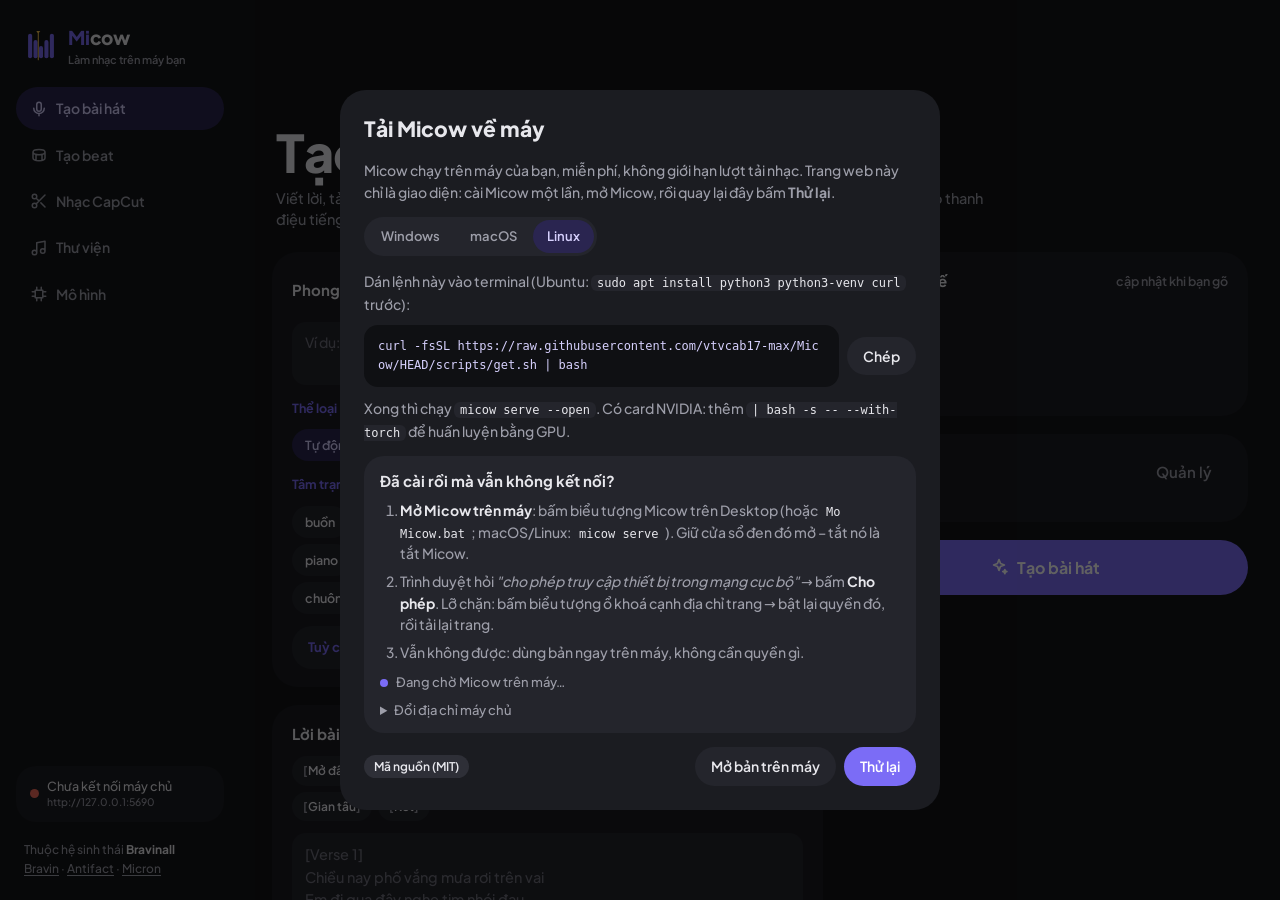
<file: web/index.html>
<!doctype html>
<html lang="vi">
<head>
<meta charset="utf-8">
<meta name="micow-version" content="1.1.0">
<meta name="viewport" content="width=device-width,initial-scale=1,viewport-fit=cover">
<title>Micow</title>
<meta name="description" content="Micow – mô hình làm nhạc chạy trên máy của bạn: tạo beat và bài hát hoàn chỉnh từ lời, phong cách và đoạn nhạc mẫu. Hệ sinh thái Bravinall.">
<meta name="theme-color" content="#131417">
<link rel="icon" href="icons/icon.svg" type="image/svg+xml">
<link rel="icon" href="icons/icon-32.png" sizes="32x32" type="image/png">
<link rel="apple-touch-icon" href="icons/icon-180.png">
<link rel="manifest" href="manifest.webmanifest">
<link rel="stylesheet" href="css/theme.css">
<link rel="stylesheet" href="css/app.css">
</head>
<body>
<div class="shell">
  <aside class="side" aria-label="Điều hướng">
    <div class="brand"><svg viewBox="0 0 100 100" aria-hidden="true"><g fill="var(--accent)"><rect x="12" y="14" width="12" height="72" rx="6"/><rect x="28" y="32" width="12" height="54" rx="6"/><rect x="44" y="50" width="12" height="36" rx="6"/><rect x="60" y="32" width="12" height="54" rx="6"/><rect x="76" y="14" width="12" height="72" rx="6"/></g><rect x="40.5" y="8" width="3" height="84" rx="1.5" fill="var(--gold)"/><path d="M36 6H48L42 13Z" fill="var(--gold)"/></svg><span><b>Mi</b>cow<small>Làm nhạc trên máy bạn</small></span></div>
    <nav class="nav" id="nav">
      <button data-page="song" aria-current="page"><i data-ico="mic"></i>Tạo bài hát</button>
      <button data-page="beat"><i data-ico="drum"></i>Tạo beat</button>
      <button data-page="capcut"><i data-ico="scissors"></i>Nhạc CapCut</button>
      <button data-page="library"><i data-ico="note"></i>Thư viện</button>
      <button data-page="models"><i data-ico="chip"></i>Mô hình</button>
    </nav>
    <div class="spacer"></div>
    <div class="conn" id="conn" role="button" tabindex="0" title="Kết nối máy chủ Micow"><span class="dot"></span><span><span id="connTxt">Đang kết nối…</span><small id="connSub"></small></span></div>
    <div class="eco">Thuộc hệ sinh thái <b>Bravinall</b><br><a href="https://bravin.vtvcab17.workers.dev/" target="_blank" rel="noopener">Bravin</a> · <a href="https://antiface.vtvcab17.workers.dev/" target="_blank" rel="noopener">Antifact</a> · <a href="https://micron.vtvcab17.workers.dev/" target="_blank" rel="noopener">Micron</a></div>
  </aside>

  <main class="main" id="main">
    <!-- ================= TẠO BÀI HÁT ================= -->
    <section class="page" id="page-song" data-mode="song">
      <header class="hbig"><h1>Tạo bài hát</h1><p>Viết lời, tả phong cách, thả vài đoạn nhạc mẫu – Micow lập cấu trúc bài, soạn hoà âm, giai điệu theo thanh điệu tiếng Việt và dựng thành bài hoàn chỉnh ngay trên máy bạn.</p></header>
      <div class="grid2">
        <div class="col">
          <div class="card">
            <div class="ch"><span>Phong cách</span><button class="ghost" data-act="suggest"><i data-ico="spark"></i>Gợi ý</button></div>
            <textarea class="style" rows="2" placeholder="Ví dụ: ballad buồn, piano, dàn dây, giọng nữ, 72 bpm, La thứ"></textarea>
            <div class="gh">Thể loại</div>
            <div class="chips scroll" data-chips="genre"></div>
            <div class="gh">Tâm trạng & nhạc cụ</div>
            <div class="chips" data-chips="words"></div>
            <details class="adv"><summary>Tuỳ chỉnh</summary><div class="body" data-adv></div></details>
          </div>
          <div class="card">
            <div class="ch"><span>Lời bài hát</span><span class="sub" data-lyrinfo></span></div>
            <div class="tagbar" data-tagbar></div>
            <textarea class="lyr" data-lyrics placeholder="[Verse 1]&#10;Chiều nay phố vắng mưa rơi trên vai&#10;Em đi qua đây nghe tim nhói đau&#10;&#10;[Chorus]&#10;Thôi đừng khóc nữa em ơi&#10;Ngày mai nắng sẽ lên thôi"></textarea>
            <div class="foot"><span>Mỗi dòng một câu hát · thẻ [Điệp khúc] / [Chorus] để chia đoạn · dòng lặp lại sẽ hát cùng giai điệu</span><button class="ghost" data-act="sample">Lời mẫu</button></div>
          </div>
          <div class="card" data-clips-card></div>
        </div>
        <div class="col sticky" data-side></div>
      </div>
    </section>

    <!-- ================= TẠO BEAT ================= -->
    <section class="page" id="page-beat" data-mode="beat" hidden>
      <header class="hbig"><h1>Tạo beat</h1><p>Chọn thể loại hoặc thả đoạn nhạc bạn thích – Micow học tempo, giọng, năng lượng, rồi dựng beat đủ intro, điệp khúc, drop và kết. Clip có thể thành vòng lặp, lát cắt hoặc bộ trống.</p></header>
      <div class="grid2">
        <div class="col">
          <div class="card">
            <div class="ch"><span>Thể loại</span><span class="sub">Không chọn: Micow đoán theo clip</span></div>
            <div class="gtiles" data-gtiles></div>
          </div>
          <div class="card">
            <div class="ch"><span>Mô tả thêm</span><button class="ghost" data-act="suggest"><i data-ico="spark"></i>Gợi ý</button></div>
            <textarea class="style" rows="2" placeholder="Ví dụ: tối, 808 nặng, hi-hat cuộn, chuông, 145 bpm"></textarea>
            <div class="chips" data-chips="words"></div>
            <div class="fields">
              <div class="field"><label>Năng lượng <span class="rv" data-rv="energy">tự động</span></label><input type="range" min="0" max="100" value="0" data-energy></div>
              <div class="field"><label>Thời lượng <span class="rv" data-rv="dur">90 giây</span></label><input type="range" min="20" max="300" step="10" value="90" data-dur></div>
            </div>
            <details class="adv"><summary>Tuỳ chỉnh</summary><div class="body" data-adv></div></details>
          </div>
          <div class="card" data-clips-card></div>
        </div>
        <div class="col sticky" data-side></div>
      </div>
    </section>

    <!-- ================= NHẠC CAPCUT ================= -->
    <section class="page" id="page-capcut" hidden>
      <header class="hbig"><h1>Nhạc CapCut</h1><p>Thả nhiều bài cùng lúc – Micow Ear nghe từng bài, tìm hook và đoạn peak, rồi cắt đúng số giây, bắt đầu đúng đầu ô nhịp, drop rơi đúng giây bạn chọn. Hoặc tạo nhạc ngắn mới: hook vang ngay giây đầu.</p></header>
      <div class="grid2">
        <div class="col">
          <div class="card">
            <div class="ch"><span>Nghe nhiều bài</span><span class="sub" id="ccCount"></span></div>
            <div class="drop" id="ccDrop" tabindex="0" role="button"></div>
            <div class="songs" id="ccSongs"></div>
          </div>
        </div>
        <div class="col sticky">
          <div class="card" id="ccCutCard">
            <div class="ch"><span>Cắt cho CapCut</span><span class="sub" id="ccSel">chọn một bài bên trái</span></div>
            <div class="gh">Độ dài</div>
            <div class="chips" id="ccDur"></div>
            <div class="gh">Bắt đầu từ</div>
            <div class="seg" id="ccMode"><button aria-pressed="true" data-m="hook">Hook</button><button aria-pressed="false" data-m="peak">Peak / drop</button><button aria-pressed="false" data-m="peak_at">Drop tại giây…</button></div>
            <div class="field" id="ccPeakField" hidden><label>Drop rơi vào giây <span class="rv" id="ccPeakV">7</span> của video</label><input type="range" id="ccPeak" min="1" max="59" step="0.5" value="7"></div>
            <button class="tog" id="ccLoop" aria-pressed="false">Vòng lặp liền mạch (phát lặp không giật)</button>
            <button class="tog" id="ccSnap" aria-pressed="false">Kết thúc ở đầu ô nhịp (độ dài xê dịch nhẹ)</button>
            <button class="primary go" id="ccGo" disabled></button>
          </div>
          <div class="card">
            <div class="ch"><span>Tạo nhạc CapCut mới</span><span class="sub">Micow Beat · hook ngay giây đầu</span></div>
            <div class="chips scroll" id="ccGenres"></div>
            <textarea class="style" id="ccStyle" rows="2" placeholder="Ví dụ: vinahouse sôi động, sáo, drop mạnh"></textarea>
            <div class="field"><label>Drop tại giây <span class="rv" id="ccGenPeakV">7</span></label><input type="range" id="ccGenPeak" min="2" max="58" step="0.5" value="7"></div>
            <button class="tog" id="ccUseSongs" aria-pressed="false">Học phong cách từ các bài đã thả</button>
            <button class="tog" id="ccUseHook" aria-pressed="false">Lấy hook của bài đang chọn làm vòng lặp</button>
            <button class="tonal go" id="ccGen"></button>
          </div>
          <div class="jobs" id="ccJobs"></div>
        </div>
      </div>
    </section>

    <!-- ================= THƯ VIỆN ================= -->
    <section class="page" id="page-library" hidden>
      <header class="hbig"><h1>Thư viện</h1><p>Mọi bài đã tạo nằm trên máy bạn (thư mục ~/.micow/library). Tải WAV, MP3, stem, MIDI kèm lời, hoặc .lrc để làm video lời bài hát trong Bravin.</p></header>
      <div class="lib-tools">
        <div class="seg" id="libFilter"><button aria-pressed="true" data-f="all">Tất cả</button><button aria-pressed="false" data-f="song">Bài hát</button><button aria-pressed="false" data-f="beat">Beat</button><button aria-pressed="false" data-f="capcut">CapCut</button></div>
        <input type="text" id="libSearch" placeholder="Tìm theo tên, thể loại…">
        <button class="ghost" id="libRefresh"><i data-ico="refresh"></i>Làm mới</button>
      </div>
      <div class="tracks" id="libList"></div>
    </section>

    <!-- ================= MÔ HÌNH ================= -->
    <section class="page" id="page-models" hidden>
      <header class="hbig"><h1>Mô hình</h1><p>Micow chạy hoàn toàn trên máy bạn. Micow Beat có sẵn; cài thêm ACE-Step 1.5 để có giọng hát thật, hoặc huấn luyện Micow-LM của riêng bạn.</p></header>
      <div class="card"><div class="ch"><span>Máy của bạn</span><span class="sub" id="sysRec"></span></div><div class="sys" id="sysInfo"></div></div>
      <div class="col" id="engList"></div>
      <div class="card">
        <div class="ch"><span>Huấn luyện Micow-LM</span><span class="sub">kiến trúc suy ngược từ Suno</span></div>
        <p class="note">Codec RVQ biến âm thanh thành token → transformer tự hồi quy sinh token theo phong cách, lời (byte UTF-8) và clip tham chiếu. Chạy các lệnh sau trong thư mục cài Micow (GPU NVIDIA khuyến nghị; chỉ dùng nhạc bạn có quyền):</p>
        <pre class="cmd">micow data synth --out data --n 200            # dữ liệu khởi động bằng Micow Beat
micow train codec    --data data/manifest.jsonl --out ~/.micow/models/micow-lm/cua-toi/codec.pt
micow train tokenize --data data/manifest.jsonl --codec ~/.micow/models/micow-lm/cua-toi/codec.pt --out data/tokens
micow train lm       --tokens data/tokens --out ~/.micow/models/micow-lm/cua-toi/lm.pt --preset small</pre>
        <p class="note">Xem <b>docs/HUAN_LUYEN.md</b> để biết cách chuẩn bị dữ liệu thật (manifest JSONL + LRC).</p>
      </div>
    </section>
  </main>
</div>

<footer class="player" id="player" hidden>
  <button class="round big play" id="pPlay" aria-label="Phát / dừng"><i data-ico="play"></i></button>
  <div class="pt"><b id="pTitle">–</b><small id="pMeta"></small></div>
  <canvas id="pWave" aria-label="Sóng âm – bấm để tua"></canvas>
  <span class="ptime" id="pTime"><b>0:00</b> / 0:00</span>
  <button class="icon ghost" id="pMore" aria-label="Tải về"><i data-ico="download"></i></button>
  <audio id="pAudio" preload="auto"></audio>
</footer>

<nav class="tabs" id="tabs" aria-label="Điều hướng">
  <button data-page="song" aria-current="page"><i data-ico="mic"></i>Bài hát</button>
  <button data-page="beat"><i data-ico="drum"></i>Beat</button>
  <button data-page="capcut"><i data-ico="scissors"></i>CapCut</button>
  <button data-page="library"><i data-ico="note"></i>Thư viện</button>
  <button data-page="models"><i data-ico="chip"></i>Mô hình</button>
</nav>

<div class="overlay" id="offline" hidden>
  <div class="dialog dl" role="dialog" aria-labelledby="offT">
    <h2 id="offT">Tải Micow về máy</h2>
    <p>Micow chạy trên máy của bạn, miễn phí, không giới hạn lượt tải nhạc. Trang web này chỉ là giao diện:
      cài Micow một lần, mở Micow, rồi quay lại đây bấm <b>Thử lại</b>.</p>
    <div class="seg" id="dlOs" role="tablist" aria-label="Hệ điều hành">
      <button data-os="win" aria-pressed="true">Windows</button><button data-os="mac" aria-pressed="false">macOS</button><button data-os="linux" aria-pressed="false">Linux</button>
    </div>
    <div class="dl-os" data-os="win">
      <p><b>Cách 1 · một lệnh.</b> Mở PowerShell, dán lệnh này, Enter (tự cài Python nếu thiếu, tạo biểu tượng Micow trên Desktop):</p>
      <div class="cmdrow"><pre class="cmd">irm https://raw.githubusercontent.com/vtvcab17-max/Micow/HEAD/scripts/get.ps1 | iex</pre><button class="copy" type="button">Chép</button></div>
      <p><b>Cách 2 · tải tệp.</b> Tải gói .zip, giải nén, bấm đúp <code>Cai dat Micow.bat</code> rồi <code>Mo Micow.bat</code>.</p>
    </div>
    <div class="dl-os" data-os="mac" hidden>
      <p>Mở Terminal, dán lệnh này (cần Python 3.10+: <code>brew install python@3.12</code>):</p>
      <div class="cmdrow"><pre class="cmd">curl -fsSL https://raw.githubusercontent.com/vtvcab17-max/Micow/HEAD/scripts/get.sh | bash</pre><button class="copy" type="button">Chép</button></div>
      <p>Xong thì chạy <code>micow serve --open</code>. Máy chip M dùng GPU Apple cho ACE-Step / Micow-LM.</p>
    </div>
    <div class="dl-os" data-os="linux" hidden>
      <p>Dán lệnh này vào terminal (Ubuntu: <code>sudo apt install python3 python3-venv curl</code> trước):</p>
      <div class="cmdrow"><pre class="cmd">curl -fsSL https://raw.githubusercontent.com/vtvcab17-max/Micow/HEAD/scripts/get.sh | bash</pre><button class="copy" type="button">Chép</button></div>
      <p>Xong thì chạy <code>micow serve --open</code>. Có card NVIDIA: thêm <code>| bash -s -- --with-torch</code> để huấn luyện bằng GPU.</p>
    </div>
    <div class="dl-installed">
      <h3>Đã cài rồi mà vẫn không kết nối?</h3>
      <ol>
        <li><b>Mở Micow trên máy</b>: bấm biểu tượng Micow trên Desktop (hoặc <code>Mo Micow.bat</code>; macOS/Linux:
          <code>micow serve</code>). Giữ cửa sổ đen đó mở – tắt nó là tắt Micow.</li>
        <li>Trình duyệt hỏi <i>"cho phép truy cập thiết bị trong mạng cục bộ"</i> → bấm <b>Cho phép</b>. Lỡ chặn: bấm biểu tượng
          ổ khoá cạnh địa chỉ trang → bật lại quyền đó, rồi tải lại trang.</li>
        <li>Vẫn không được: dùng bản ngay trên máy, không cần quyền gì.</li>
      </ol>
      <p class="dl-wait" id="dlWait" aria-live="polite">Đang chờ Micow trên máy…</p>
      <details class="dl-more"><summary>Đổi địa chỉ máy chủ</summary>
        <div class="field"><label for="srvUrl">Địa chỉ máy chủ Micow</label><input type="url" id="srvUrl" value="http://127.0.0.1:5690"></div>
      </details>
    </div>
    <div class="acts"><a class="badge n" href="https://github.com/vtvcab17-max/Micow" target="_blank" rel="noopener">Mã nguồn (MIT)</a>
      <span style="flex:1"></span>
      <a class="btn" id="dlZip" href="https://github.com/vtvcab17-max/Micow/archive/HEAD.zip" download>Tải gói .zip</a>
      <a class="btn" id="dlLocal" href="http://127.0.0.1:5690/" target="_blank" rel="noopener">Mở bản trên máy</a>
      <button class="primary" id="srvRetry">Thử lại</button></div>
  </div>
</div>
<input type="file" id="fileIn" accept="audio/*,.mp3,.wav,.m4a,.flac,.ogg,.aac" multiple hidden>
<div class="toast" id="toast" hidden></div>

<script src="js/ui.js"></script>
<script src="js/api.js"></script>
<script src="js/player.js"></script>
<script src="js/app.js"></script>
<script src="js/capcut.js"></script>
</body>
</html>
</file>
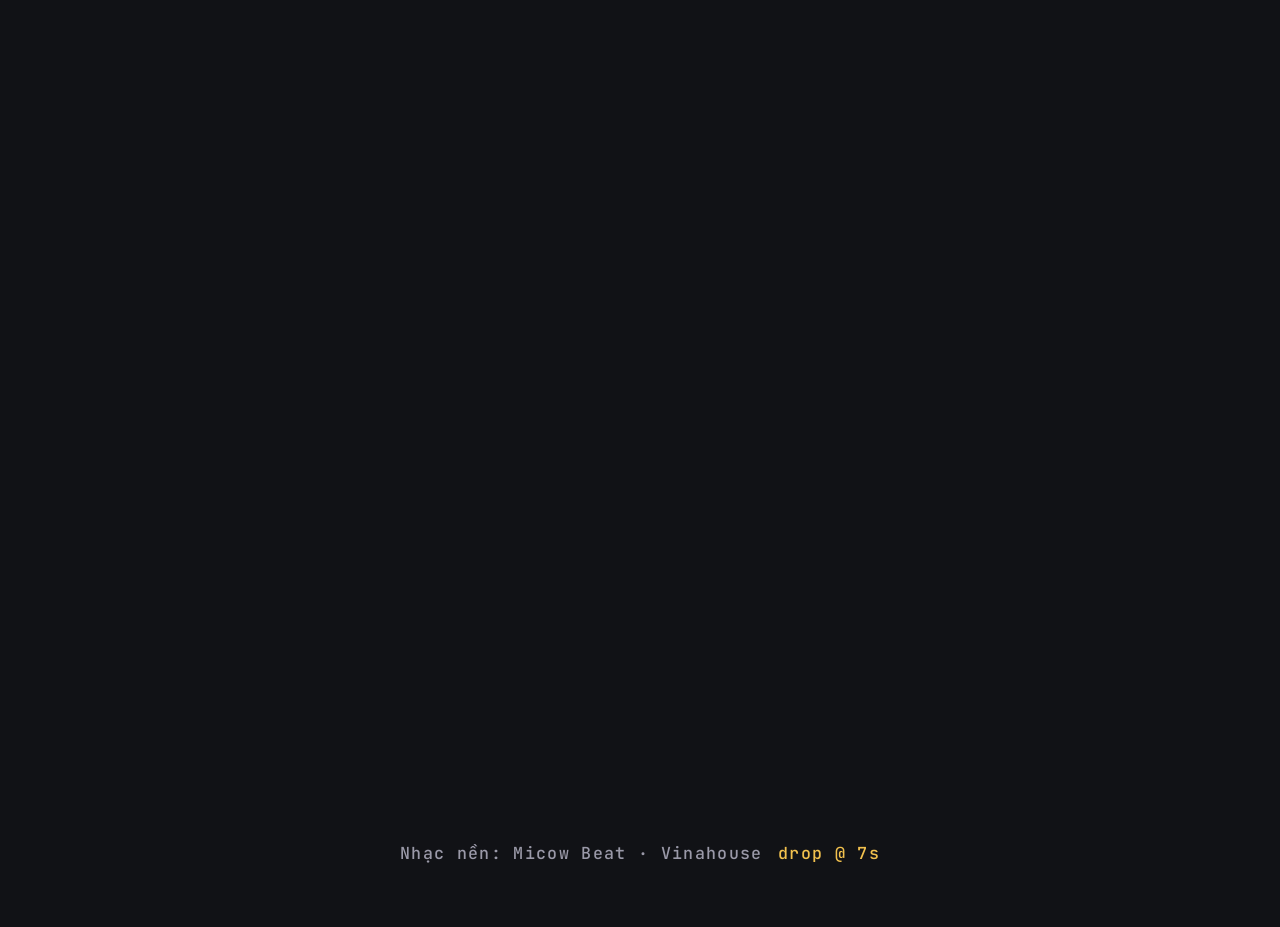
<file: marketing/video/nguon/micow-promo.html>
<!doctype html>
<html lang="vi">
<head>
<meta charset="utf-8">
<link rel="preconnect" href="https://fonts.googleapis.com">
<link rel="preconnect" href="https://fonts.gstatic.com" crossorigin>
<link rel="stylesheet" href="https://fonts.googleapis.com/css2?family=Be+Vietnam+Pro:wght@400;500;600;700&family=JetBrains+Mono:wght@500;700&family=Unbounded:wght@500;600;700&display=swap">
<style>
/* Video giới thiệu Micow: mỗi cảnh dài theo ô nhịp (1,75 s ở 137 BPM), vẽ theo thời gian t nên chụp từng khung được. */
:root{--ink:#111216;--panel:#1a1b21;--gr:#24252d;--fg:#ecebf3;--mu:#9a99a8;--iris:#7b6cf6;--gold:#f2c14e;
  --fd:"Unbounded",sans-serif;--fb:"Be Vietnam Pro",sans-serif;--fm:"JetBrains Mono",monospace;--u:min(1vw,1.78vh)}
*{box-sizing:border-box;margin:0}
html,body{width:100%;height:100%;overflow:hidden;background:var(--ink);color:var(--fg);font-family:var(--fb)}
body.v{--u:min(1.78vw,1vh)}
#bg{position:absolute;inset:0;background:radial-gradient(70% 60% at 50% 40%,color-mix(in srgb,var(--iris) calc(var(--glow,0)*40%),transparent) 0%,transparent 70%)}
.sc{position:absolute;inset:0;display:flex;flex-direction:column;align-items:center;justify-content:center;gap:calc(var(--u)*2.4);padding:calc(var(--u)*6);text-align:center;opacity:0}
.k{font:600 calc(var(--u)*1.5)/1.2 var(--fm);letter-spacing:.16em;text-transform:uppercase;color:var(--iris)}
.k.g{color:var(--gold)}
h1{font:700 calc(var(--u)*11)/.95 var(--fd);letter-spacing:-.05em}
h1 em{font-style:normal;color:var(--iris)}
h2{font:600 calc(var(--u)*5.2)/1.08 var(--fd);letter-spacing:-.03em;max-width:18ch}
body.v h2{font-size:calc(var(--u)*6.4)}
p.s{font:500 calc(var(--u)*2.3)/1.4 var(--fb);color:color-mix(in srgb,var(--fg) 80%,var(--mu));max-width:42ch}
.logo{width:calc(var(--u)*14);height:calc(var(--u)*14)}
/* sóng + đầu phát */
.wave{position:relative;margin-top:calc(var(--u)*4);display:flex;align-items:center;gap:calc(var(--u)*.35);height:calc(var(--u)*16);width:min(80vw,calc(var(--u)*90))}
.wave i{flex:1;border-radius:99px;background:var(--gr)}
.wave i.on{background:var(--iris)}
.ph{position:absolute;top:-8%;bottom:-8%;width:calc(var(--u)*.35);background:var(--gold);box-shadow:0 0 calc(var(--u)*2) var(--gold)}
.ph b{position:absolute;bottom:105%;left:50%;transform:translateX(-50%);white-space:nowrap;font:700 calc(var(--u)*1.8)/1 var(--fm);color:#120f2a;background:var(--gold);padding:calc(var(--u)*.7) calc(var(--u)*1.2);border-radius:99px}
.tc{font:700 calc(var(--u)*4)/1 var(--fm);color:var(--gold);font-variant-numeric:tabular-nums}
.flash{position:absolute;inset:0;background:var(--iris);opacity:0;pointer-events:none}
/* chip */
.chips{display:flex;flex-wrap:wrap;justify-content:center;gap:calc(var(--u)*1);max-width:min(86vw,calc(var(--u)*100))}
.chip{font:600 calc(var(--u)*2)/1 var(--fb);padding:calc(var(--u)*1.3) calc(var(--u)*2.2);border-radius:99px;background:var(--panel);border:calc(var(--u)*.15) solid var(--gr)}
.chip.on{background:var(--iris);border-color:var(--iris);color:#120f2a}
.chip.m{font-family:var(--fm)}
/* lời + nốt */
.lyr{display:flex;gap:calc(var(--u)*5) calc(var(--u)*2.2);margin-top:calc(var(--u)*2);align-items:flex-end;flex-wrap:wrap;justify-content:center}
.w{display:flex;flex-direction:column;align-items:center;gap:calc(var(--u)*1)}
.w i{width:calc(var(--u)*6);height:calc(var(--u)*1.6);border-radius:99px;background:var(--iris)}
.w b{font:700 calc(var(--u)*3.6)/1 var(--fb);margin-top:calc(var(--u)*3)}
.w small{font:500 calc(var(--u)*1.4)/1 var(--fm);color:var(--mu)}
/* bộ trống */
.pads{display:grid;grid-template-columns:repeat(16,1fr);gap:calc(var(--u)*.5);width:min(80vw,calc(var(--u)*80))}
.pads i{aspect-ratio:1;border-radius:calc(var(--u)*.7);background:var(--gr)}
.pads i.on{background:var(--iris)}
.pads i.now{outline:calc(var(--u)*.35) solid var(--gold);outline-offset:calc(var(--u)*-.35)}
/* thẻ */
.cards{display:grid;grid-template-columns:repeat(3,1fr);gap:calc(var(--u)*1.6);width:min(88vw,calc(var(--u)*110))}
body.v .cards{grid-template-columns:1fr}
.card{padding:calc(var(--u)*2.4);border-radius:calc(var(--u)*2.4);background:var(--panel);text-align:left}
.card b{display:block;font:600 calc(var(--u)*2.6)/1.15 var(--fd)}
.card span{display:block;margin-top:calc(var(--u)*.8);font:500 calc(var(--u)*1.7)/1.35 var(--fb);color:var(--mu)}
.cmd{font:500 calc(var(--u)*1.8)/1.45 var(--fm);background:#0b0b0f;border-radius:calc(var(--u)*1.6);padding:calc(var(--u)*1.6) calc(var(--u)*2.2);max-width:min(88vw,calc(var(--u)*110));word-break:break-all;text-align:left}
.cmd::before{content:"$ ";color:var(--iris)}
.url{font:600 calc(var(--u)*2.6)/1.2 var(--fd);color:var(--fg);max-width:90vw;overflow-wrap:anywhere}
body.v .url{font-size:calc(var(--u)*2.5)}
.pill{display:inline-flex;align-items:center;gap:calc(var(--u)*1);font:700 calc(var(--u)*2.4)/1 var(--fb);color:#120f2a;background:var(--iris);padding:calc(var(--u)*1.8) calc(var(--u)*3.2);border-radius:99px}
.foot{position:absolute;left:0;right:0;bottom:calc(var(--u)*3);display:flex;justify-content:center;gap:calc(var(--u)*1.2);font:500 calc(var(--u)*1.3)/1 var(--fm);color:var(--mu);letter-spacing:.08em}
.foot b{color:var(--gold);font-weight:500}
</style>
</head>
<body>
<div id="bg"></div>
<div id="root"></div>
<div class="flash" id="flash"></div>
<div class="foot" id="foot"></div>
<script>
const LANG = new URLSearchParams(location.search).get("lang") || "vi";
if (new URLSearchParams(location.search).get("v")) document.body.classList.add("v");
const BEAT = 60 / 137.142857, BAR = BEAT * 4, DROP = 7.0;
const T = {
  vi: {
    tag: "Làm nhạc trên máy bạn.", sub: "Tạo beat, tạo bài hát, tìm hook cho CapCut.",
    count: "Drop sắp rơi…", drop: "Drop rơi đúng giây 7.", dropSub: "Nhạc nền video này do chính Micow tạo.",
    songK: "Tạo bài hát", song: "Từ lời và phong cách thành bài hát.", songSub: "Giai điệu theo thanh điệu tiếng Việt.",
    words: [["Chiều", "huyền", 1], ["nay", "ngang", 0], ["đạp", "nặng", 1.4], ["xe", "ngang", 0], ["gió", "sắc", -1.2], ["bay", "ngang", 0]],
    beatK: "Tạo beat", beat: "12 thể loại. Có cả Vinahouse, Bolero, Drill.",
    ccK: "Nhạc CapCut", cc: "Micow Ear tìm hook và đoạn peak.", ccSub: "Cắt đúng số giây, bắt đầu đúng đầu ô nhịp.",
    outK: "Xuất ra", out: "Đủ mọi thứ để dựng video.",
    whyK: "Vì sao Micow", cards: [["Chạy trên máy", "Nhạc và dữ liệu ở lại máy bạn."], ["Chạy offline", "Không cần mạng khi làm nhạc."], ["Miễn phí · MIT", "Không giới hạn lượt tải."]],
    ctaK: "Cài một lệnh", cta: "Tải Micow", site: "bravinall.vtvcab17.workers.dev/micow",
    foot: ["Nhạc nền: Micow Beat · Vinahouse", "drop @ 7s"], eco: "Một sản phẩm của Bravinall"
  },
  en: {
    tag: "Make music on your own machine.", sub: "Beats, full songs, and hooks for short videos.",
    count: "Drop incoming…", drop: "The drop lands at exactly 7s.", dropSub: "This soundtrack was made by Micow itself.",
    songK: "Song", song: "From lyrics and a style to a full song.", songSub: "Melodies follow Vietnamese tones, too.",
    words: [["Chiều", "huyền", 1], ["nay", "ngang", 0], ["đạp", "nặng", 1.4], ["xe", "ngang", 0], ["gió", "sắc", -1.2], ["bay", "ngang", 0]],
    beatK: "Beats", beat: "12 genres, from House to Drill.",
    ccK: "Short-video music", cc: "Micow Ear finds the hook and the peak.", ccSub: "Cut to the exact second, starting on the bar.",
    outK: "Export", out: "Everything you need to edit.",
    whyK: "Why Micow", cards: [["Runs locally", "Your music and data stay on your machine."], ["Works offline", "No connection needed to make music."], ["Free · MIT", "Unlimited downloads."]],
    ctaK: "One-line install", cta: "Get Micow", site: "github.com/vtvcab17-max/Micow",
    foot: ["Soundtrack: Micow Beat · EDM", "drop @ 7s"], eco: "Part of the Bravinall ecosystem"
  }
}[LANG];
const GEN = ["V-Pop", "Ballad", "R&B", "Trap", "Drill", "Boom Bap", "Lo-fi", "House", "EDM", "Vinahouse", "Bolero", "Cinematic"];
const LOGO = '<svg class="logo" viewBox="0 0 1024 1024"><rect width="1024" height="1024" rx="230" fill="#7B6CF6"/><g transform="translate(152 152) scale(7.2)"><g fill="#fff"><rect x="12" y="14" width="12" height="72" rx="6"/><rect x="28" y="32" width="12" height="54" rx="6"/><rect x="44" y="50" width="12" height="36" rx="6"/><rect x="60" y="32" width="12" height="54" rx="6"/><rect x="76" y="14" width="12" height="72" rx="6"/></g><rect x="40.5" y="8" width="3" height="84" rx="1.5" fill="#F2C14E"/><path d="M36 6H48L42 13Z" fill="#F2C14E"/></g></svg>';
let seed = 11; const rnd = () => (seed = seed * 16807 % 2147483647) / 2147483647;
const WAVE = Array.from({ length: 64 }, (_, i) => i / 64 < .35 ? 18 + rnd() * 30 : 45 + rnd() * 55);
const wave = id => '<div class="wave" id="' + id + '">' + WAVE.map(h => '<i style="height:' + h.toFixed(0) + '%"></i>').join("") + '<span class="ph"><b>drop @ 7s</b></span></div>';

// cảnh: [bắt đầu, kết thúc, html]
const S = [
  [0, BAR * 2, '<div class="k">Micow 1.1</div>' + LOGO + '<h1>Micow<em>.</em></h1><p class="s" style="font-size:calc(var(--u)*3.2);color:var(--fg);font-weight:600">' + T.tag + '</p>'],
  [BAR * 2, DROP, '<div class="k g">' + T.count + '</div><div class="tc" id="tc">00:00</div>' + wave("w1")],
  [DROP, DROP + BAR * 2, '<div class="k g">drop @ 7s</div><h2>' + T.drop + '</h2><p class="s">' + T.dropSub + '</p>'],
  [DROP + BAR * 2, DROP + BAR * 4, '<div class="k">' + T.songK + '</div><h2>' + T.song + '</h2><div class="lyr">' + T.words.map(([w, t, y]) => '<div class="w"><i style="transform:translateY(calc(var(--u)*' + y * 1.6 + '))"></i><b>' + w + '</b><small>' + t + '</small></div>').join("") + '</div><p class="s">' + T.songSub + '</p>'],
  [DROP + BAR * 4, DROP + BAR * 6, '<div class="k">' + T.beatK + '</div><h2>' + T.beat + '</h2><div class="chips" id="gen">' + GEN.map(g => '<span class="chip">' + g + '</span>').join("") + '</div><div class="pads" id="pads">' + "<i></i>".repeat(48) + '</div>'],
  [DROP + BAR * 6, DROP + BAR * 8, '<div class="k">' + T.ccK + '</div><h2>' + T.cc + '</h2>' + wave("w2") + '<p class="s">' + T.ccSub + '</p>'],
  [DROP + BAR * 8, DROP + BAR * 9.5, '<div class="k">' + T.outK + '</div><h2>' + T.out + '</h2><div class="chips" id="outs">' + ["WAV", "MP3", "Stem", "MIDI", ".lrc → Bravin", "CSV", "Bravin 9:16"].map(x => '<span class="chip m">' + x + '</span>').join("") + '</div>'],
  [DROP + BAR * 9.5, DROP + BAR * 11.5, '<div class="k">' + T.whyK + '</div><div class="cards">' + T.cards.map(([a, b]) => '<div class="card"><b>' + a + '</b><span>' + b + '</span></div>').join("") + '</div>'],
  [DROP + BAR * 11.5, 30.01, LOGO + '<div class="k">' + T.ctaK + '</div><div class="cmd">curl -fsSL https://raw.githubusercontent.com/vtvcab17-max/Micow/HEAD/scripts/get.sh | bash</div><span class="pill">' + T.cta + ' →</span><div class="url">' + T.site + '</div><p class="s">' + T.eco + '</p>']
];
const root = document.getElementById("root");
const els = S.map(([a, b, h]) => { const d = document.createElement("section"); d.className = "sc"; d.innerHTML = h; root.appendChild(d); return d; });
document.getElementById("foot").innerHTML = "<span>" + T.foot[0] + "</span><b>" + T.foot[1] + "</b>";
const ease = x => 1 - Math.pow(1 - Math.min(1, Math.max(0, x)), 3);
const PAT = ["1000100010001000", "0000100000001000", "1010101010101010"];

window.draw = function (t) {
  const sinceBeat = (t % BEAT), pulse = Math.exp(-sinceBeat * 7), post = t >= DROP;
  document.getElementById("bg").style.setProperty("--glow", post ? (.35 + .65 * pulse) : (t / DROP) * .35);
  document.getElementById("flash").style.opacity = t >= DROP && t < DROP + .45 ? (1 - (t - DROP) / .45) * .85 : 0;
  S.forEach(([a, b], i) => {
    const e = els[i], lt = t - a, inn = ease(lt / .35), out = i === S.length - 1 ? 1 : 1 - ease((t - (b - .2)) / .2);
    const on = t >= a && t < b;
    e.style.opacity = on ? Math.min(inn, out) : 0;
    e.style.transform = on ? "translateY(" + ((1 - inn) * 3) + "vh) scale(" + (i === 2 ? 1 + .04 * pulse : 1) + ")" : "none";
    e.style.visibility = on ? "visible" : "hidden";
  });
  // đếm ngược tới drop: đầu phát chạy theo thời gian thật
  if (t >= BAR * 2 && t < DROP) {
    const w = document.getElementById("w1"), p = Math.min(1, t / 20);
    w.querySelector(".ph").style.left = (p * 100) + "%";
    w.querySelectorAll("i").forEach((b, k) => b.classList.toggle("on", k / 64 <= p && k / 64 >= .35));
    document.getElementById("tc").textContent = "00:0" + Math.floor(t) + "." + String(Math.floor((t % 1) * 10));
  }
  if (t >= DROP + BAR * 6 && t < DROP + BAR * 8) {
    const w = document.getElementById("w2"), p = .35 + .25 * ease((t - DROP - BAR * 6) / (BAR * 2));
    w.querySelector(".ph").style.left = "35%";
    w.querySelector(".ph b").textContent = "hook";
    w.querySelectorAll("i").forEach((b, k) => b.classList.toggle("on", k / 64 >= .35 && k / 64 <= p));
  }
  if (t >= DROP + BAR * 4 && t < DROP + BAR * 6) {
    const step = Math.floor((t - DROP) / (BEAT / 4)) % 16, g = Math.floor((t - DROP - BAR * 4) / (BEAT)) % 12;
    document.querySelectorAll("#gen .chip").forEach((c, k) => c.classList.toggle("on", k === g));
    document.querySelectorAll("#pads i").forEach((c, k) => { c.classList.toggle("on", PAT[Math.floor(k / 16)][k % 16] === "1"); c.classList.toggle("now", k % 16 === step); });
  }
  if (t >= DROP + BAR * 8 && t < DROP + BAR * 9.5) {
    const n = Math.floor((t - DROP - BAR * 8) / (BEAT / 2));
    document.querySelectorAll("#outs .chip").forEach((c, k) => { c.classList.toggle("on", k === n % 7); c.style.opacity = k <= n ? 1 : .15; });
  }
};
draw(0);
</script>
</body>
</html>
</file>
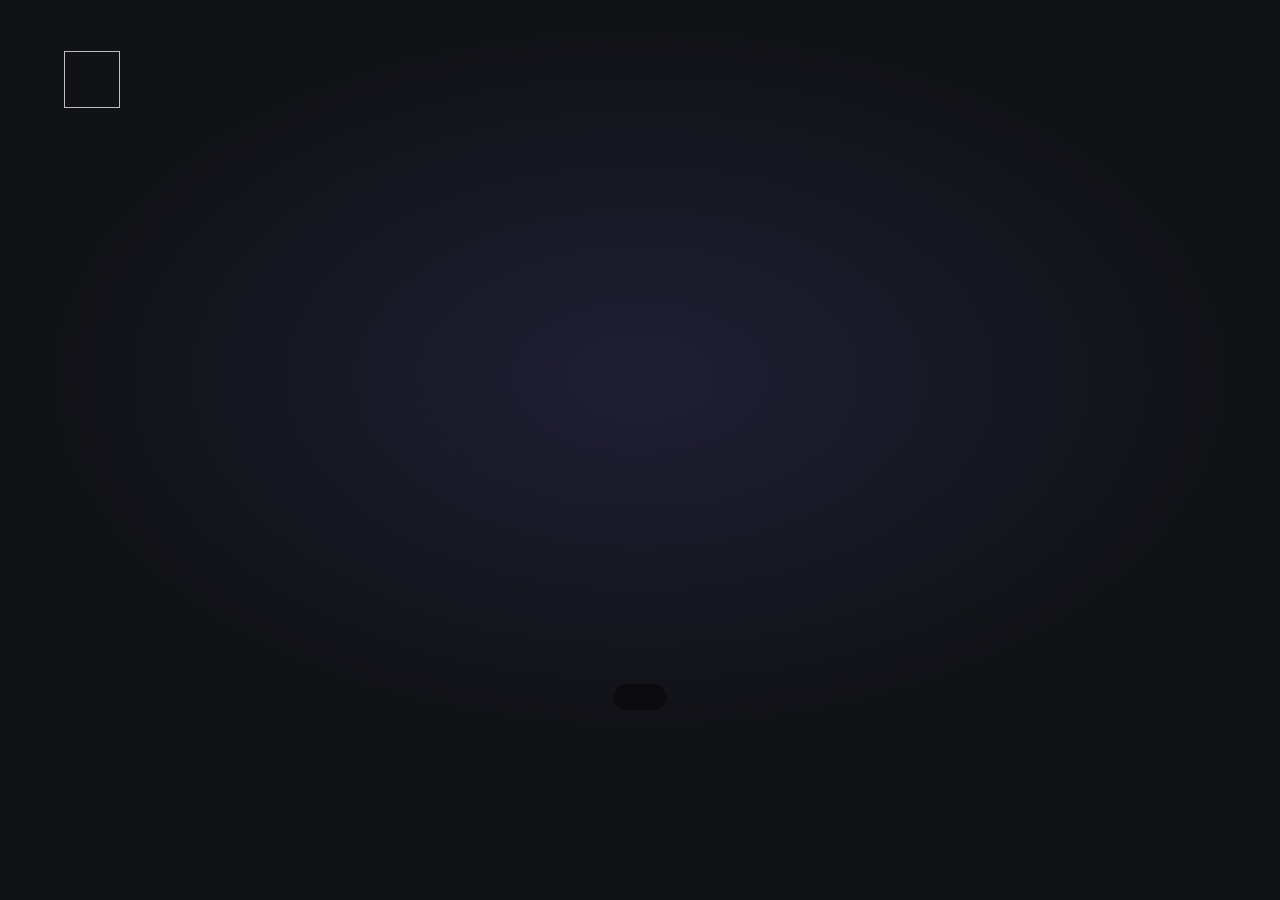
<file: marketing/video/san-pham/nguon/khuon.html>
<!doctype html>
<html lang="vi">
<head>
<meta charset="utf-8">
<link rel="stylesheet" href="https://fonts.googleapis.com/css2?family=Be+Vietnam+Pro:wght@500;600;700;800&family=JetBrains+Mono:wght@600&family=Unbounded:wght@600;700&display=swap">
<style>
/* Khuôn video giới thiệu sản phẩm Beta: mỗi cảnh ứng với một đoạn lời thoại, phụ đề theo từng câu. */
:root{--ink:#111216;--panel:#1a1b21;--gr:#26272f;--fg:#ecebf3;--mu:#9a99a8;--gold:#f2c14e;--ac:#7b6cf6;--ac2:#7b6cf6;
  --fd:"Unbounded",sans-serif;--fb:"Be Vietnam Pro",sans-serif;--fm:"JetBrains Mono",monospace;--u:min(1vw,1.78vh)}
*{box-sizing:border-box;margin:0}
html,body{width:100%;height:100%;overflow:hidden;background:var(--ink);color:var(--fg);font-family:var(--fb)}
body.v{--u:min(1.78vw,1vh)}
#bg{position:absolute;inset:0;background:radial-gradient(65% 55% at 50% 42%,color-mix(in srgb,var(--ac) calc(var(--glow,.3)*45%),transparent) 0%,transparent 72%)}
.top{position:absolute;top:calc(var(--u)*4);left:calc(var(--u)*5);right:calc(var(--u)*5);display:flex;justify-content:space-between;align-items:center;z-index:5}
.top .app{display:flex;align-items:center;gap:calc(var(--u)*1.2);font:700 calc(var(--u)*2.2)/1 var(--fd)}
.top .app img{width:calc(var(--u)*4.4);height:calc(var(--u)*4.4)}
.top .beta{height:calc(var(--u)*3.4);opacity:.9}
.sc{position:absolute;left:0;right:0;top:0;bottom:24%;display:flex;flex-direction:column;align-items:center;justify-content:center;gap:calc(var(--u)*2.6);padding:calc(var(--u)*10) calc(var(--u)*6) 0;text-align:center;opacity:0}
body.v .sc{bottom:38%;padding-top:calc(var(--u)*12)}
.k{font:600 calc(var(--u)*1.6)/1.2 var(--fm);letter-spacing:.16em;text-transform:uppercase;color:var(--ac2)}
h2{font:700 calc(var(--u)*5.6)/1.06 var(--fd);letter-spacing:-.035em;max-width:17ch}
body.v h2{font-size:calc(var(--u)*6.6);max-width:13ch}
h2 em{font-style:normal;color:var(--ac2)}
.chips{display:flex;flex-wrap:wrap;justify-content:center;gap:calc(var(--u)*1.1);max-width:min(88vw,calc(var(--u)*110))}
.chip{font:700 calc(var(--u)*2.2)/1 var(--fb);padding:calc(var(--u)*1.4) calc(var(--u)*2.4);border-radius:99px;background:var(--panel);border:calc(var(--u)*.18) solid var(--gr);opacity:0;transform:translateY(calc(var(--u)*2))}
.chip.on{background:var(--ac);border-color:var(--ac);color:#fff}
/* minh hoạ */
.art{width:min(84vw,calc(var(--u)*92));position:relative}
.tl{display:grid;gap:calc(var(--u)*.8);padding:calc(var(--u)*2);border-radius:calc(var(--u)*2.4);background:var(--panel);position:relative}
.tl .tr{position:relative;height:calc(var(--u)*3.6);border-radius:calc(var(--u)*1);background:#15161c}
.tl .tr i{position:absolute;top:calc(var(--u)*.6);bottom:calc(var(--u)*.6);border-radius:calc(var(--u)*.8)}
.ph{position:absolute;top:calc(var(--u)*-1);bottom:calc(var(--u)*-1);width:calc(var(--u)*.35);background:var(--gold);box-shadow:0 0 calc(var(--u)*2) var(--gold)}
.ph b{position:absolute;bottom:102%;left:50%;transform:translateX(-50%);white-space:nowrap;font:700 calc(var(--u)*1.7)/1 var(--fm);color:#120f2a;background:var(--gold);padding:calc(var(--u)*.6) calc(var(--u)*1.1);border-radius:99px}
.lay{display:flex;justify-content:center;height:calc(var(--u)*18)}
.lay svg{height:100%;overflow:visible}
.chat{display:grid;gap:calc(var(--u)*1.4);width:min(84vw,calc(var(--u)*70))}
.chat p{font:600 calc(var(--u)*2.4)/1.35 var(--fb);padding:calc(var(--u)*1.6) calc(var(--u)*2.2);border-radius:calc(var(--u)*2.2);max-width:85%;opacity:0}
.chat .me{justify-self:end;background:var(--ac);color:#fff;border-bottom-right-radius:calc(var(--u)*.6)}
.chat .ai{justify-self:start;background:var(--panel);border-bottom-left-radius:calc(var(--u)*.6)}
.nodes{display:flex;align-items:center;justify-content:center;gap:calc(var(--u)*1.2);flex-wrap:wrap}
.nodes i{font:700 calc(var(--u)*2.3)/1 var(--fb);font-style:normal;padding:calc(var(--u)*2) calc(var(--u)*2.4);border-radius:calc(var(--u)*1.6);background:var(--panel);border:calc(var(--u)*.2) solid var(--gr)}
.nodes i.on{background:#3b2f86;border-color:var(--ac)}
.nodes b{width:calc(var(--u)*4);height:calc(var(--u)*.4);background:var(--gr);border-radius:99px}
.nodes b.on{background:var(--ac2)}
.wave{position:relative;display:flex;align-items:center;gap:calc(var(--u)*.35);height:calc(var(--u)*16);margin-top:calc(var(--u)*4)}
.wave i{flex:1;border-radius:99px;background:var(--gr)}
.wave i.on{background:var(--ac)}
.flash{position:absolute;inset:0;background:var(--ac);opacity:0;pointer-events:none;z-index:4}
/* cảnh cuối */
.end img.logo{width:calc(var(--u)*14);height:calc(var(--u)*14)}
.end .nm{font:700 calc(var(--u)*9)/1 var(--fd);letter-spacing:-.05em}
.end .by{display:flex;align-items:center;gap:calc(var(--u)*1.2);font:600 calc(var(--u)*2.2)/1 var(--fb);color:var(--mu)}
.end .by img{height:calc(var(--u)*3.6)}
.url{font:700 calc(var(--u)*2.3)/1.2 var(--fm);color:#fff;background:var(--ac);padding:calc(var(--u)*1.6) calc(var(--u)*2.8);border-radius:99px;max-width:92vw;white-space:nowrap}
body.v .url{font-size:calc(var(--u)*1.55)}
/* phụ đề */
.sub{position:absolute;left:calc(var(--u)*6);right:calc(var(--u)*6);top:79%;display:flex;justify-content:center;z-index:6}
body.v .sub{top:64%}
.sub span{display:inline-block;font:800 calc(var(--u)*3.1)/1.3 var(--fb);text-align:center;background:rgba(10,10,14,.78);padding:calc(var(--u)*1) calc(var(--u)*2);border-radius:calc(var(--u)*1.4);max-width:30ch;box-decoration-break:clone;-webkit-box-decoration-break:clone}
body.v .sub span{font-size:calc(var(--u)*3.8);max-width:20ch}
</style>
</head>
<body>
<div id="bg"></div>
<div class="top"><div class="app"><img id="appLogo" alt=""><span id="appName"></span></div><img class="beta" id="betaLogo" alt=""></div>
<div id="root"></div>
<div class="flash" id="flash"></div>
<div class="sub"><span id="sub"></span></div>
<script>
const ease = x => 1 - Math.pow(1 - Math.min(1, Math.max(0, x)), 3);
let C, T, scenes = [], tail = 2.2;
// mỗi loại minh hoạ: html + hàm vẽ theo thời gian cục bộ lt (giây) và độ dài cảnh d
const ART = {
  chips: s => ({ html: '<div class="chips">' + s.chips.map(c => '<span class="chip">' + c + '</span>').join("") + '</div>',
    draw: (e, lt) => e.querySelectorAll(".chip").forEach((c, i) => { const p = ease((lt - .25 - i * .22) / .35); c.style.opacity = p; c.style.transform = "translateY(" + (1 - p) * 2 + "vh)"; }) }),
  timeline: s => ({ html: '<div class="art"><div class="tl">' + [[[2,30,"#3b2f86"],[34,30,"#2b5f57"],[66,30,"#5a3b2e"]],[[10,40,"#4a3fa0"],[56,26,"#3b2f86"]],[[0,96,"#24324a"]]].map(r => '<div class="tr">' + r.map(([l,w,c]) => '<i style="left:' + l + '%;width:' + w + '%;background:' + c + '"></i>').join("") + '</div>').join("") + '<span class="ph"><b>00:00</b></span></div></div>' + ART.chips(s).html,
    draw: (e, lt, d) => { const p = Math.min(1, lt / d), ph = e.querySelector(".ph"); ph.style.left = (4 + p * 90) + "%"; ph.querySelector("b").textContent = "00:" + String(Math.floor(p * 12)).padStart(2, "0") + "." + Math.floor((p * 120) % 10); ART.chips(s).draw(e, lt - .5); } }),
  layers: s => ({ html: '<div class="lay"><svg viewBox="0 4 96 88"><path class="m1" d="M7 86Q0 86 2.8 79.6L25.2 28.4Q28 22 30.8 28.4L53.2 79.6Q56 86 49 86Z" fill="#2fd0ee" style="mix-blend-mode:screen"/><path class="m2" d="M27 86Q20 86 22.8 79.6L45.2 28.4Q48 22 50.8 28.4L73.2 79.6Q76 86 69 86Z" fill="#ff4f99" style="mix-blend-mode:screen"/><path class="m3" d="M47 86Q40 86 42.8 79.6L65.2 28.4Q68 22 70.8 28.4L93.2 79.6Q96 86 89 86Z" fill="#ffd43b" style="mix-blend-mode:screen"/></svg></div>' + ART.chips(s).html,
    draw: (e, lt) => { const p = ease((lt - .3) / 1.2); e.querySelector(".m1").style.transform = "translate(" + (-14 * p) + "px," + (4 * p) + "px)"; e.querySelector(".m3").style.transform = "translate(" + (14 * p) + "px," + (-4 * p) + "px)"; e.querySelector(".m2").style.transform = "translateY(" + (-9 * p) + "px)"; ART.chips(s).draw(e, lt - .6); } }),
  chat: s => ({ html: '<div class="chat"><p class="me">' + s.me + '</p><p class="ai">' + s.ai + '</p></div>',
    draw: (e, lt) => { const [a, b] = e.querySelectorAll(".chat p"); a.style.opacity = ease((lt - .2) / .3); b.style.opacity = ease((lt - 1.2) / .3); } }),
  nodes: s => ({ html: '<div class="nodes">' + s.nodes.map((n, i) => (i ? "<b></b>" : "") + "<i>" + n + "</i>").join("") + '</div>' + (s.chips ? ART.chips(s).html : ""),
    draw: (e, lt) => { [...e.querySelector(".nodes").children].forEach((x, i) => x.classList.toggle("on", s.run ? lt > .6 + i * .45 : lt > .3 + i * .25)); if (s.chips) ART.chips(s).draw(e, lt - 1.5); } }),
  wave: s => ({ html: '<div class="art"><div class="wave">' + Array.from({ length: 64 }, (_, i) => '<i style="height:' + ((i < 30 ? 22 : 50) + ((i * 37) % 45)) + '%"></i>').join("") + '<span class="ph"><b>drop @ 7s</b></span></div></div>' + ART.chips(s).html,
    draw: (e, lt, d) => { const p = Math.min(.47, lt / d * .6); e.querySelector(".ph").style.left = (p * 100) + "%"; e.querySelectorAll(".wave i").forEach((b, i) => b.classList.toggle("on", i / 64 <= p && i / 64 >= .2)); ART.chips(s).draw(e, lt - .4); } }),
  none: () => ({ html: "", draw: () => {} })
};
window.setup = function (cfg, timing, vert) {
  C = cfg; T = timing; if (vert) document.body.classList.add("v");
  document.documentElement.style.setProperty("--ac", cfg.ac); document.documentElement.style.setProperty("--ac2", cfg.ac2 || cfg.ac);
  appLogo.src = cfg.logo; appName.textContent = cfg.name; betaLogo.src = cfg.beta;
  const segs = T.segs;
  scenes = cfg.scenes.map((s, i) => {
    const el = document.createElement("section"); el.className = "sc" + (s.end ? " end" : "");
    const art = s.end ? ART.none() : ART[s.art || "none"](s);
    el.innerHTML = s.end
      ? '<img class="logo" src="' + cfg.logo + '"><div class="nm">' + cfg.name + '</div><div class="by">sản phẩm của <img src="' + cfg.betaLock + '"></div><div class="url">' + cfg.url + '</div>'
      : (s.k ? '<div class="k">' + s.k + '</div>' : "") + '<h2>' + s.h + '</h2>' + art.html;
    root.appendChild(el);
    const a = segs[i].start, b = i === cfg.scenes.length - 1 ? T.dur + tail : segs[i + 1].start;
    return { el, a, b, art, drop: s.drop };
  });
  return T.dur + tail;
};
window.draw = function (t) {
  const dropAt = (scenes.find(s => s.drop) || {}).a;
  bg.style.setProperty("--glow", .3 + (dropAt != null && t >= dropAt ? .35 * Math.exp(-((t - dropAt) % (60 / C.bpm)) * 6) + .15 : 0));
  flash.style.opacity = dropAt != null && t >= dropAt && t < dropAt + .4 ? (1 - (t - dropAt) / .4) * .8 : 0;
  scenes.forEach((s, i) => {
    const on = t >= s.a && t < s.b, lt = t - s.a, inn = ease(lt / .35), out = i === scenes.length - 1 ? 1 : 1 - ease((t - (s.b - .18)) / .18);
    s.el.style.opacity = on ? Math.min(inn, out) : 0; s.el.style.visibility = on ? "visible" : "hidden";
    s.el.style.transform = on ? "translateY(" + (1 - inn) * 2.5 + "vh)" : "none";
    if (on) s.art.draw(s.el, lt, s.b - s.a);
  });
  let txt = ""; T.segs.forEach(g => g.sent.forEach(x => { if (t >= x.start - .05 && t < x.end + .25) txt = x.text; }));
  sub.textContent = txt; sub.parentElement.style.opacity = txt ? 1 : 0;
};
</script>
</body>
</html>
<style>
/* bản ngang: nội dung gọn hơn để phụ đề có chỗ riêng */
body:not(.v) .sc{bottom:27%;padding-top:calc(var(--u)*8);gap:calc(var(--u)*2)}
body:not(.v) h2{font-size:calc(var(--u)*4.6);max-width:22ch}
body:not(.v) .sub{top:76%}
body:not(.v) .sub span{font-size:calc(var(--u)*2.5);max-width:44ch}
body:not(.v) .end img.logo{width:calc(var(--u)*10);height:calc(var(--u)*10)}
body:not(.v) .end .nm{font-size:calc(var(--u)*6.4)}
body:not(.v) .art{width:min(70vw,calc(var(--u)*76))}
body:not(.v) .chip{font-size:calc(var(--u)*1.9)}
</style>
</file>
<file: web/css/theme.css>
/* ============================================================================
   Micow theme – cùng ngôn ngữ thiết kế với Bravin 4 "graphite + iris" (hệ sinh thái Bravinall)
   Màu: ba tông graphite trung tính, một màu tương tác duy nhất (iris #7b6cf6), container tông
   iris thay vì thêm màu mới; vàng chỉ dành cho THỜI GIAN (đầu phát, vạch tiến độ).
   Hình khối (One UI): tiêu đề lớn, bo góc rộng, không viền mảnh (tách bằng tông nền),
   nút viên thuốc, công tắc, thanh trượt dày, tiêu đề nhóm viết thường màu iris.
   ========================================================================== */
:root{
  --bg:#131417; --panel:#1b1c21; --panel2:#24252c; --panel3:#2e2f37; --line:rgba(255,255,255,.06);
  --fg:#e7e7ec; --muted:#9d9ea9; --accent:#7b6cf6; --accent2:#6455e6; --acc-hi:#8e81f8; --acc-ct:#2a2550; --on-acc-ct:#d6d0fd;
  --gold:#f2c14e; --danger:#ef6a5a; --ok:#5fd38d;
  --sec-verse:#2a2550; --sec-chorus:#7b6cf6; --sec-pre:#3b3375; --sec-bridge:#1e2b2a; --sec-inst:#262a33; --sec-edge:#2e2f37;
  --r-xl:26px; --r-l:20px; --r-m:14px; --r-s:10px;
  --ui:"Plus Jakarta Sans",system-ui,-apple-system,"Segoe UI",sans-serif;
  --mono:ui-monospace,"SFMono-Regular",Menlo,Consolas,monospace;
  --playerh:0px; --tabh:0px;
  color-scheme:dark;
}
@font-face{font-family:"Plus Jakarta Sans";src:url(../fonts/jakarta-vietnamese.woff2) format("woff2");font-weight:200 800;font-display:swap;unicode-range:U+0102-0103,U+0110-0111,U+0128-0129,U+0168-0169,U+01A0-01A1,U+01AF-01B0,U+0300-0301,U+0303-0304,U+0308-0309,U+0323,U+0329,U+1EA0-1EF9,U+20AB}
@font-face{font-family:"Plus Jakarta Sans";src:url(../fonts/jakarta-latin-ext.woff2) format("woff2");font-weight:200 800;font-display:swap;unicode-range:U+0100-02BA,U+02BD-02C5,U+02C7-02CC,U+02CE-02D7,U+02DD-02FF,U+0304,U+0308,U+0329,U+1D00-1DBF,U+1E00-1E9F,U+1EF2-1EFF,U+2020,U+20A0-20AB,U+20AD-20C0,U+2113,U+2C60-2C7F,U+A720-A7FF}
@font-face{font-family:"Plus Jakarta Sans";src:url(../fonts/jakarta-latin.woff2) format("woff2");font-weight:200 800;font-display:swap;unicode-range:U+0000-00FF,U+0131,U+0152-0153,U+02BB-02BC,U+02C6,U+02DA,U+02DC,U+0304,U+0308,U+0329,U+2000-206F,U+20AC,U+2122,U+2191,U+2193,U+2212,U+2215,U+FEFF,U+FFFD}

*{box-sizing:border-box}
html,body{height:100%;margin:0}
body{background:var(--bg);color:var(--fg);font:500 14px/1.45 var(--ui);-webkit-font-smoothing:antialiased}
[hidden]{display:none!important}
a{color:var(--acc-hi);text-decoration:none}
a:hover{text-decoration:underline}

/* ---------- controls ---------- */
button,select,input,textarea{font:inherit;color:inherit}
button{border:0;background:var(--panel2);border-radius:999px;padding:9px 16px;font-weight:600;cursor:pointer;display:inline-flex;align-items:center;justify-content:center;gap:8px;white-space:nowrap;transition:background-color .12s,color .12s}
button:hover{background:var(--panel3)}
button:disabled{opacity:.45;cursor:default}
button.icon{border-radius:var(--r-m);padding:9px}
button.ghost{background:transparent;color:var(--muted)}
button.ghost:hover{background:var(--panel2);color:var(--fg)}
button.primary{background:var(--accent);color:#fff}
button.primary:hover{background:var(--acc-hi)}
button.tonal{background:var(--acc-ct);color:var(--on-acc-ct)}
button.tonal:hover{background:#342d63}
button.danger{background:var(--danger);color:#fff}
button:focus-visible,select:focus-visible,input:focus-visible,textarea:focus-visible,[tabindex]:focus-visible{outline:2px solid var(--accent);outline-offset:2px}
svg.i{width:18px;height:18px;stroke:currentColor;fill:none;stroke-width:2;stroke-linecap:round;stroke-linejoin:round;flex:none}
select,input[type=number],input[type=text],input[type=url],textarea{border:0;background:var(--panel2);border-radius:var(--r-m);padding:10px 13px;min-width:0}
textarea{resize:vertical;line-height:1.55;width:100%}
::placeholder{color:#6f707b}
input[type=checkbox]{accent-color:var(--accent);width:18px;height:18px;margin:0}
input[type=range]{-webkit-appearance:none;appearance:none;height:22px;background:transparent;cursor:pointer;width:100%}
input[type=range]::-webkit-slider-runnable-track{height:6px;border-radius:3px;background:var(--panel3)}
input[type=range]::-moz-range-track{height:6px;border-radius:3px;background:var(--panel3)}
input[type=range]::-webkit-slider-thumb{-webkit-appearance:none;width:18px;height:18px;margin-top:-6px;border-radius:50%;background:#fff;box-shadow:0 0 0 3px var(--accent)}
input[type=range]::-moz-range-thumb{width:16px;height:16px;border:0;border-radius:50%;background:#fff;box-shadow:0 0 0 3px var(--accent)}
.tog{display:flex;width:100%;justify-content:space-between;align-items:center;border-radius:var(--r-m);padding:10px 13px;background:var(--panel2);font-weight:600}
.tog::after{content:"";flex:none;width:38px;height:22px;border-radius:11px;background:#474d53 radial-gradient(circle at 11px 11px,#e6e8ea 7.5px,transparent 8px) no-repeat;transition:background .15s}
.tog[aria-pressed=true]::after{background:var(--accent) radial-gradient(circle at 27px 11px,#fff 7.5px,transparent 8px) no-repeat}
.seg{display:inline-flex;background:var(--panel2);border-radius:999px;padding:3px;gap:2px}
.seg button{background:transparent;padding:7px 14px;font-size:13px;color:var(--muted)}
.seg button[aria-pressed=true]{background:var(--acc-ct);color:var(--on-acc-ct)}
.chip{font-size:12.5px;padding:7px 13px;border-radius:999px;background:var(--panel2);font-weight:600}
.chip[aria-pressed=true]{background:var(--acc-ct);color:var(--on-acc-ct)}
.badge{display:inline-flex;align-items:center;gap:5px;background:var(--acc-ct);color:var(--on-acc-ct);border-radius:999px;padding:3px 10px;font-size:12px;font-weight:600}
.badge.n{background:var(--panel3);color:var(--fg)}
.badge.ok{background:#1d3328;color:#a6ebc2}
.badge.warn{background:#3a2f17;color:#f5d58a}
.badge.err{background:#3d211e;color:#f6b1a8}
.tc{font-family:var(--mono);font-variant-numeric:tabular-nums}
.muted{color:var(--muted)}
.bar{height:6px;border-radius:3px;background:var(--panel3);overflow:hidden}
.bar i{display:block;height:100%;width:0;background:var(--accent);border-radius:3px;transition:width .3s}
@media (prefers-reduced-motion:reduce){*{transition:none!important;animation:none!important}}
</file>
<file: web/css/app.css>
/* Bố cục Micow: thanh bên (One UI) + vùng chính tiêu đề lớn + thanh phát cố định phía dưới. */
.shell{display:grid;grid-template-columns:240px minmax(0,1fr);height:100%}
.side{display:flex;flex-direction:column;gap:18px;padding:22px 16px;background:var(--bg);overflow:auto}
.brand{display:flex;align-items:center;gap:10px;font-weight:800;font-size:19px;letter-spacing:-.01em;padding:2px 8px}
.brand svg{width:34px;height:34px}
.brand b{color:var(--accent);font-weight:800}
.brand small{display:block;font-size:11px;font-weight:600;color:var(--muted);letter-spacing:0}
.nav{display:flex;flex-direction:column;gap:4px}
.nav button{justify-content:flex-start;background:transparent;color:var(--muted);padding:11px 14px;font-size:14px}
.nav button:hover{background:var(--panel);color:var(--fg)}
.nav button[aria-current=page]{background:var(--acc-ct);color:var(--on-acc-ct)}
.side .spacer{flex:1}
.conn{display:flex;align-items:center;gap:8px;background:var(--panel);border-radius:var(--r-l);padding:12px 14px;font-size:12.5px;line-height:1.4;cursor:pointer}
.conn .dot{width:9px;height:9px;border-radius:50%;background:var(--muted);flex:none}
.conn.ok .dot{background:var(--ok);box-shadow:0 0 0 4px rgba(95,211,141,.15)}
.conn.bad .dot{background:var(--danger)}
.conn small{display:block;color:var(--muted)}
.eco{font-size:12px;color:var(--muted);padding:0 8px;line-height:1.6}
.eco b{color:var(--fg)}
.eco a{color:var(--muted);text-decoration:underline;text-underline-offset:2px}

.main{overflow:auto;padding:0 32px calc(var(--playerh) + 40px);scroll-behavior:smooth}
.page{max-width:1280px;margin:0 auto;display:flex;flex-direction:column;gap:18px}
.hbig{min-height:min(26vh,240px);display:flex;flex-direction:column;justify-content:flex-end;padding:24px 4px 4px}
.hbig h1{margin:0;font-size:clamp(34px,4.4vw,52px);font-weight:800;letter-spacing:-.02em;line-height:1.05}
.hbig p{margin:8px 0 0;color:var(--muted);font-size:14.5px;max-width:720px}
.grid2{display:grid;grid-template-columns:minmax(0,1.15fr) minmax(320px,.85fr);gap:18px;align-items:start}
.col{display:flex;flex-direction:column;gap:18px;min-width:0}
.col.sticky{position:sticky;top:18px}
.card{background:var(--panel);border-radius:var(--r-xl);padding:18px 20px;display:flex;flex-direction:column;gap:12px;min-width:0}
.ch{display:flex;align-items:center;justify-content:space-between;gap:8px;font-size:15px;font-weight:700}
.ch .sub{font-size:12.5px;font-weight:600;color:var(--muted)}
.gh{font-size:12.5px;font-weight:700;color:var(--accent);margin-top:2px}
.chips{display:flex;gap:6px;flex-wrap:wrap}
.chips.scroll{flex-wrap:nowrap;overflow-x:auto;scrollbar-width:none;margin:0 -4px;padding:0 4px}
.chips.scroll::-webkit-scrollbar{display:none}
.chips .chip{flex:none}
.row{display:flex;gap:10px;flex-wrap:wrap;align-items:center}
.fields{display:grid;grid-template-columns:repeat(auto-fit,minmax(130px,1fr));gap:10px}
.field{display:flex;flex-direction:column;gap:6px;min-width:0}
.field label{font-size:12px;font-weight:600;color:var(--muted)}
.field .rv{font:600 12px var(--mono);color:var(--fg)}
details.adv{background:var(--panel2);border-radius:var(--r-l)}
details.adv>summary{list-style:none;cursor:pointer;padding:12px 16px;font-weight:700;font-size:13px;color:var(--accent);display:flex;justify-content:space-between}
details.adv>summary::-webkit-details-marker{display:none}
details.adv>summary::after{content:"＋";color:var(--muted)}
details.adv[open]>summary::after{content:"－"}
details.adv .body{padding:0 16px 16px;display:flex;flex-direction:column;gap:10px}
details.adv select,details.adv input{background:var(--panel3)}

/* lời */
.tagbar{display:flex;gap:6px;flex-wrap:wrap}
.tagbar button{font-size:12px;padding:6px 11px;background:var(--panel2)}
.tagbar button.tag{gap:0}
.tagbar button.tag::before{content:"[";color:var(--muted)}
.tagbar button.tag::after{content:"]";color:var(--muted)}
.lyr{min-height:260px;font-size:14.5px}
.foot{display:flex;justify-content:space-between;gap:10px;font-size:12.5px;color:var(--muted);flex-wrap:wrap}

/* thể loại (beat) */
.gtiles{display:grid;grid-template-columns:repeat(auto-fill,minmax(150px,1fr));gap:10px}
.gtile{flex-direction:column;align-items:flex-start;gap:4px;padding:14px 16px;border-radius:var(--r-l);white-space:normal;text-align:left;background:var(--panel2);min-height:96px}
.gtile b{font-size:15px}
.gtile small{color:var(--muted);font-size:12px;line-height:1.4;font-weight:500}
.gtile .tc{font-size:11px;color:var(--muted)}
.gtile[aria-pressed=true]{background:var(--acc-ct);color:var(--on-acc-ct);box-shadow:inset 0 0 0 1.5px var(--accent)}
.gtile[aria-pressed=true] small,.gtile[aria-pressed=true] .tc{color:var(--on-acc-ct);opacity:.85}

/* clip mẫu */
.drop{border:1.5px dashed #3a3b45;border-radius:var(--r-l);padding:18px;text-align:center;color:var(--muted);cursor:pointer;line-height:1.55;transition:background .12s,border-color .12s}
.drop b{color:var(--fg)}
.drop.over{border-color:var(--accent);background:rgba(123,108,246,.08);color:var(--fg)}
.clips{display:flex;flex-direction:column;gap:8px}
.clip{display:grid;grid-template-columns:auto minmax(0,1fr) auto;gap:12px;align-items:center;background:var(--panel2);border-radius:var(--r-l);padding:10px 12px}
.clip .cw{height:34px;width:100%;display:block}
.clip .cn{font-weight:700;font-size:13px;white-space:nowrap;overflow:hidden;text-overflow:ellipsis}
.clip .cm{display:flex;gap:5px;flex-wrap:wrap;margin-top:4px}
.clip .cm .badge{font-size:11px;padding:2px 8px}
.clip select{background:var(--panel3);padding:8px 10px;font-size:12.5px;max-width:170px}
.clip .busy{grid-column:1/-1}
.round{width:40px;height:40px;padding:0;border-radius:50%}
.round.play{background:var(--accent);color:#fff}
.round.play:hover{background:var(--acc-hi)}

/* bản thiết kế */
.plan .chips .badge{font-size:12px}
.tl{position:relative;display:flex;gap:3px;height:58px;border-radius:var(--r-m);overflow:hidden}
.tl .sec{position:relative;min-width:6px;border-radius:8px;padding:6px 7px;font-size:11px;font-weight:700;color:var(--on-acc-ct);overflow:hidden;white-space:nowrap;text-overflow:ellipsis;background:var(--sec-verse);display:flex;flex-direction:column;justify-content:space-between}
.tl .sec small{font:500 10px var(--mono);opacity:.75}
.tl .sec.chorus,.tl .sec.drop,.tl .sec.postchorus{background:var(--sec-chorus);color:#fff}
.tl .sec.prechorus{background:var(--sec-pre)}
.tl .sec.bridge{background:var(--sec-bridge);color:#bfe8d6}
.tl .sec.instrumental,.tl .sec.break{background:var(--sec-inst);color:var(--fg)}
.tl .sec.intro,.tl .sec.outro{background:var(--sec-edge);color:var(--muted)}
.tl .sec .en{position:absolute;left:0;bottom:0;height:3px;background:rgba(255,255,255,.35)}
.ruler{display:flex;justify-content:space-between;font:500 10.5px var(--mono);color:var(--muted);padding:0 2px}
.chords{font:600 12px var(--mono);color:var(--muted);line-height:1.7;max-height:150px;overflow:auto}
.chords b{color:var(--on-acc-ct);font-family:var(--ui);font-weight:700;margin-right:6px}
.note{font-size:12.5px;color:var(--muted);line-height:1.55}
.note.warn{color:#f5d58a}
.note:empty{display:none}

/* engine */
.engs{display:flex;flex-direction:column;gap:8px}
.eng{display:grid;grid-template-columns:auto minmax(0,1fr);gap:12px;align-items:start;text-align:left;white-space:normal;border-radius:var(--r-l);padding:12px 14px;background:var(--panel2);justify-content:stretch}
.eng .rd{width:20px;height:20px;border-radius:50%;box-shadow:inset 0 0 0 2px #5a5b66;margin-top:2px}
.eng[aria-pressed=true]{background:var(--acc-ct);color:var(--on-acc-ct)}
.eng[aria-pressed=true] .rd{box-shadow:inset 0 0 0 6px var(--accent);background:#fff}
.eng b{font-size:14px}
.eng small{display:block;font-size:12px;font-weight:500;color:var(--muted);margin-top:2px;line-height:1.45}
.eng[aria-pressed=true] small{color:var(--on-acc-ct);opacity:.85}
.eng .st{margin-top:6px}
.eng.off{opacity:.62}
button.go{width:100%;padding:16px;font-size:16px;font-weight:700;border-radius:999px}
button.go svg.i{width:20px;height:20px}

/* job + bài */
.jobs{display:flex;flex-direction:column;gap:10px}
.job{background:var(--panel);border-radius:var(--r-l);padding:14px 16px;display:flex;flex-direction:column;gap:8px}
.job .jt{display:flex;justify-content:space-between;gap:10px;font-weight:700;font-size:13.5px}
.job .jm{font-size:12.5px;color:var(--muted);white-space:nowrap;overflow:hidden;text-overflow:ellipsis}
.job.err .jm{color:#f6b1a8;white-space:normal}
.tracks{display:grid;grid-template-columns:repeat(auto-fill,minmax(330px,1fr));gap:12px}
.track{display:grid;grid-template-columns:auto minmax(0,1fr) auto;gap:14px;align-items:center;background:var(--panel);border-radius:var(--r-l);padding:12px 14px}
.track:hover{background:#202127}
.track.cur{box-shadow:inset 0 0 0 1.5px var(--accent)}
.track .tt{font-weight:700;font-size:14px;white-space:nowrap;overflow:hidden;text-overflow:ellipsis}
.track .tm{font-size:12px;color:var(--muted);white-space:nowrap;overflow:hidden;text-overflow:ellipsis}
.track canvas{width:100%;height:30px;display:block;margin-top:6px;cursor:pointer}
.track .ta{display:flex;gap:4px}
.lib-tools{display:flex;gap:10px;flex-wrap:wrap;align-items:center}
.lib-tools input{flex:1;min-width:180px}
.empty{background:var(--panel);border-radius:var(--r-xl);padding:28px;text-align:center;color:var(--muted);line-height:1.6}

/* mô hình */
.sys{display:grid;grid-template-columns:repeat(auto-fit,minmax(150px,1fr));gap:10px}
.sys div{background:var(--panel2);border-radius:var(--r-m);padding:12px 14px}
.sys small{display:block;font-size:11.5px;color:var(--muted);font-weight:600}
.sys b{font-size:14px;overflow-wrap:anywhere}
.sys .wide{grid-column:span 2}
.mcard .acts{display:flex;gap:8px;flex-wrap:wrap}
.log{background:#0f1013;border-radius:var(--r-m);padding:10px 12px;font:500 11.5px/1.5 var(--mono);color:#b9bac4;max-height:180px;overflow:auto;white-space:pre-wrap}
pre.cmd{background:#0f1013;border-radius:var(--r-m);padding:12px 14px;font:500 12px/1.6 var(--mono);color:#d6d0fd;overflow:auto;margin:0;white-space:pre-wrap}

/* thanh phát */
.player{position:fixed;left:240px;right:0;bottom:var(--tabh);z-index:30;display:grid;grid-template-columns:auto minmax(0,220px) minmax(0,1fr) auto auto;gap:14px;align-items:center;padding:12px 24px;background:rgba(27,28,33,.94);backdrop-filter:blur(14px);-webkit-backdrop-filter:blur(14px);border-radius:var(--r-xl) var(--r-xl) 0 0;box-shadow:0 -10px 40px rgba(0,0,0,.35)}
.player .pt{min-width:0}
.player .pt b{display:block;font-size:14px;white-space:nowrap;overflow:hidden;text-overflow:ellipsis}
.player .pt small{display:block;font-size:12px;color:var(--muted);white-space:nowrap;overflow:hidden;text-overflow:ellipsis}
.player canvas{width:100%;height:44px;display:block;cursor:pointer}
.player .ptime{font:600 12.5px var(--mono);color:var(--muted);white-space:nowrap}
.player .ptime b{color:var(--gold);font-weight:600}
.round.big{width:48px;height:48px}

/* menu, toast, lớp phủ */
.menu{position:fixed;z-index:60;min-width:220px;background:var(--panel2);border-radius:var(--r-l);padding:6px;box-shadow:0 12px 40px rgba(0,0,0,.45);display:flex;flex-direction:column}
.menu button,.menu a{justify-content:flex-start;background:transparent;border-radius:var(--r-m);padding:10px 12px;font-size:13px;color:var(--fg);display:flex;gap:10px;align-items:center;font-weight:600}
.menu button:hover,.menu a:hover{background:var(--panel3);text-decoration:none}
.menu .mh{font-size:12px;color:var(--accent);padding:8px 12px 4px;font-weight:700}
.menu small{color:var(--muted);font-weight:500;margin-left:auto}
.toast{position:fixed;left:50%;bottom:calc(var(--playerh) + var(--tabh) + 20px);transform:translateX(-50%);z-index:70;background:var(--panel3);border-radius:18px;padding:11px 18px;max-width:min(520px,calc(100% - 32px));text-align:center;line-height:1.45;box-shadow:0 10px 30px rgba(0,0,0,.4);animation:toastIn .18s ease-out}
@keyframes toastIn{from{opacity:0;transform:translate(-50%,8px)}to{opacity:1;transform:translate(-50%,0)}}
.overlay{position:fixed;inset:0;z-index:80;background:rgba(0,0,0,.62);display:flex;align-items:center;justify-content:center;padding:16px}
.dialog{background:var(--panel);border-radius:var(--r-xl);padding:24px;max-width:600px;width:100%;display:flex;flex-direction:column;gap:14px;max-height:calc(100% - 32px);overflow:auto}
.dialog h2{margin:0;font-size:21px;font-weight:800}
.dialog p{margin:0;line-height:1.6;color:var(--muted)}
.dialog .acts{display:flex;gap:8px;justify-content:flex-end;flex-wrap:wrap;align-items:center}
.dl .seg{align-self:flex-start}
.dl-os{display:flex;flex-direction:column;gap:10px}
.dl-os[hidden]{display:none}
.dl code{font:500 12px var(--mono);background:var(--panel2);border-radius:6px;padding:1px 6px;color:var(--fg)}
.cmdrow{display:flex;gap:8px;align-items:stretch}
.cmdrow pre.cmd{flex:1;min-width:0;word-break:break-all}
.cmdrow .copy{flex:none;align-self:center}
.dl-installed{background:var(--panel2);border-radius:var(--r-l,18px);padding:14px 16px;display:flex;flex-direction:column;gap:8px}
.dl-installed h3{margin:0;font-size:15px;font-weight:700}
.dl-installed ol{margin:0;padding-left:20px;display:flex;flex-direction:column;gap:6px;color:var(--muted);line-height:1.55;font-size:14px}
.dl-installed b{color:var(--fg)}
.dl-wait{font-size:13px}
.dl-wait::before{content:"";display:inline-block;width:8px;height:8px;border-radius:50%;background:var(--accent);margin-right:8px;animation:dlpulse 1.2s ease-in-out infinite}
@keyframes dlpulse{50%{opacity:.25}}
@media (prefers-reduced-motion:reduce){.dl-wait::before{animation:none}}
.dl-more summary{cursor:pointer;color:var(--muted);font-size:13px}
.dl-more .field{margin-top:10px}
a.btn{display:inline-flex;align-items:center;border-radius:999px;padding:9px 16px;background:var(--panel2);color:var(--fg);text-decoration:none;font-weight:600}
a.btn:hover{background:var(--panel3)}
.spin{width:16px;height:16px;border-radius:50%;border:2px solid rgba(255,255,255,.25);border-top-color:#fff;animation:spin .8s linear infinite;flex:none}
@keyframes spin{to{transform:rotate(360deg)}}

/* thanh tab điện thoại */
.tabs{display:none}
@media (max-width:900px){
  .grid2{grid-template-columns:1fr}
  .col.sticky{position:static}
}
@media (max-width:760px){
  :root{--tabh:64px}
  .shell{grid-template-columns:1fr}
  .side{display:none}
  .main{padding:0 16px calc(var(--playerh) + var(--tabh) + 28px)}
  .hbig{min-height:22vh;padding-top:18px}
  .card{padding:16px;border-radius:var(--r-l)}
  .player{left:0;grid-template-columns:auto minmax(0,1fr) auto;padding:10px 14px;gap:10px}
  .player canvas,.player .ptime{display:none}
  .tracks{grid-template-columns:1fr}
  .clip{grid-template-columns:auto minmax(0,1fr)}
  .clip .cx{grid-column:1/-1;display:flex;gap:8px}
  .clip select{max-width:none;flex:1}
  .tabs{display:flex;position:fixed;left:0;right:0;bottom:0;z-index:40;height:var(--tabh);background:var(--panel);justify-content:space-around;align-items:center;padding:0 6px env(safe-area-inset-bottom)}
  .tabs button{flex-direction:column;gap:3px;background:transparent;padding:4px 6px;font-size:11px;color:var(--muted)}
  .tabs button svg.i{width:48px;height:30px;padding:5px 14px;border-radius:15px;transition:background-color .15s}
  .tabs button[aria-current=page]{color:var(--fg)}
  .tabs button[aria-current=page] svg.i{background:var(--acc-ct);color:var(--on-acc-ct)}
}

/* trang CapCut */
.songs{display:flex;flex-direction:column;gap:10px}
.song{background:var(--panel2);border-radius:var(--r-l);padding:12px 14px;display:flex;flex-direction:column;gap:8px;cursor:pointer;transition:box-shadow .12s}
.song[aria-selected=true]{box-shadow:inset 0 0 0 1.5px var(--accent);background:#26253a}
.song .st{display:flex;justify-content:space-between;gap:10px;align-items:center}
.song .st b{font-size:13.5px;white-space:nowrap;overflow:hidden;text-overflow:ellipsis}
.song canvas{width:100%;height:56px;display:block;border-radius:10px;background:#18191e}
.song .legend{display:flex;gap:10px;flex-wrap:wrap;font-size:11.5px;color:var(--muted)}
.song .legend i{display:inline-block;width:10px;height:10px;border-radius:3px;margin-right:4px;vertical-align:-1px}
.song .acts{display:flex;gap:6px;flex-wrap:wrap}
.song .acts button{font-size:12px;padding:6px 11px}
.song .busy{display:flex;gap:10px;align-items:center;color:var(--muted);font-size:12.5px}
</file>
